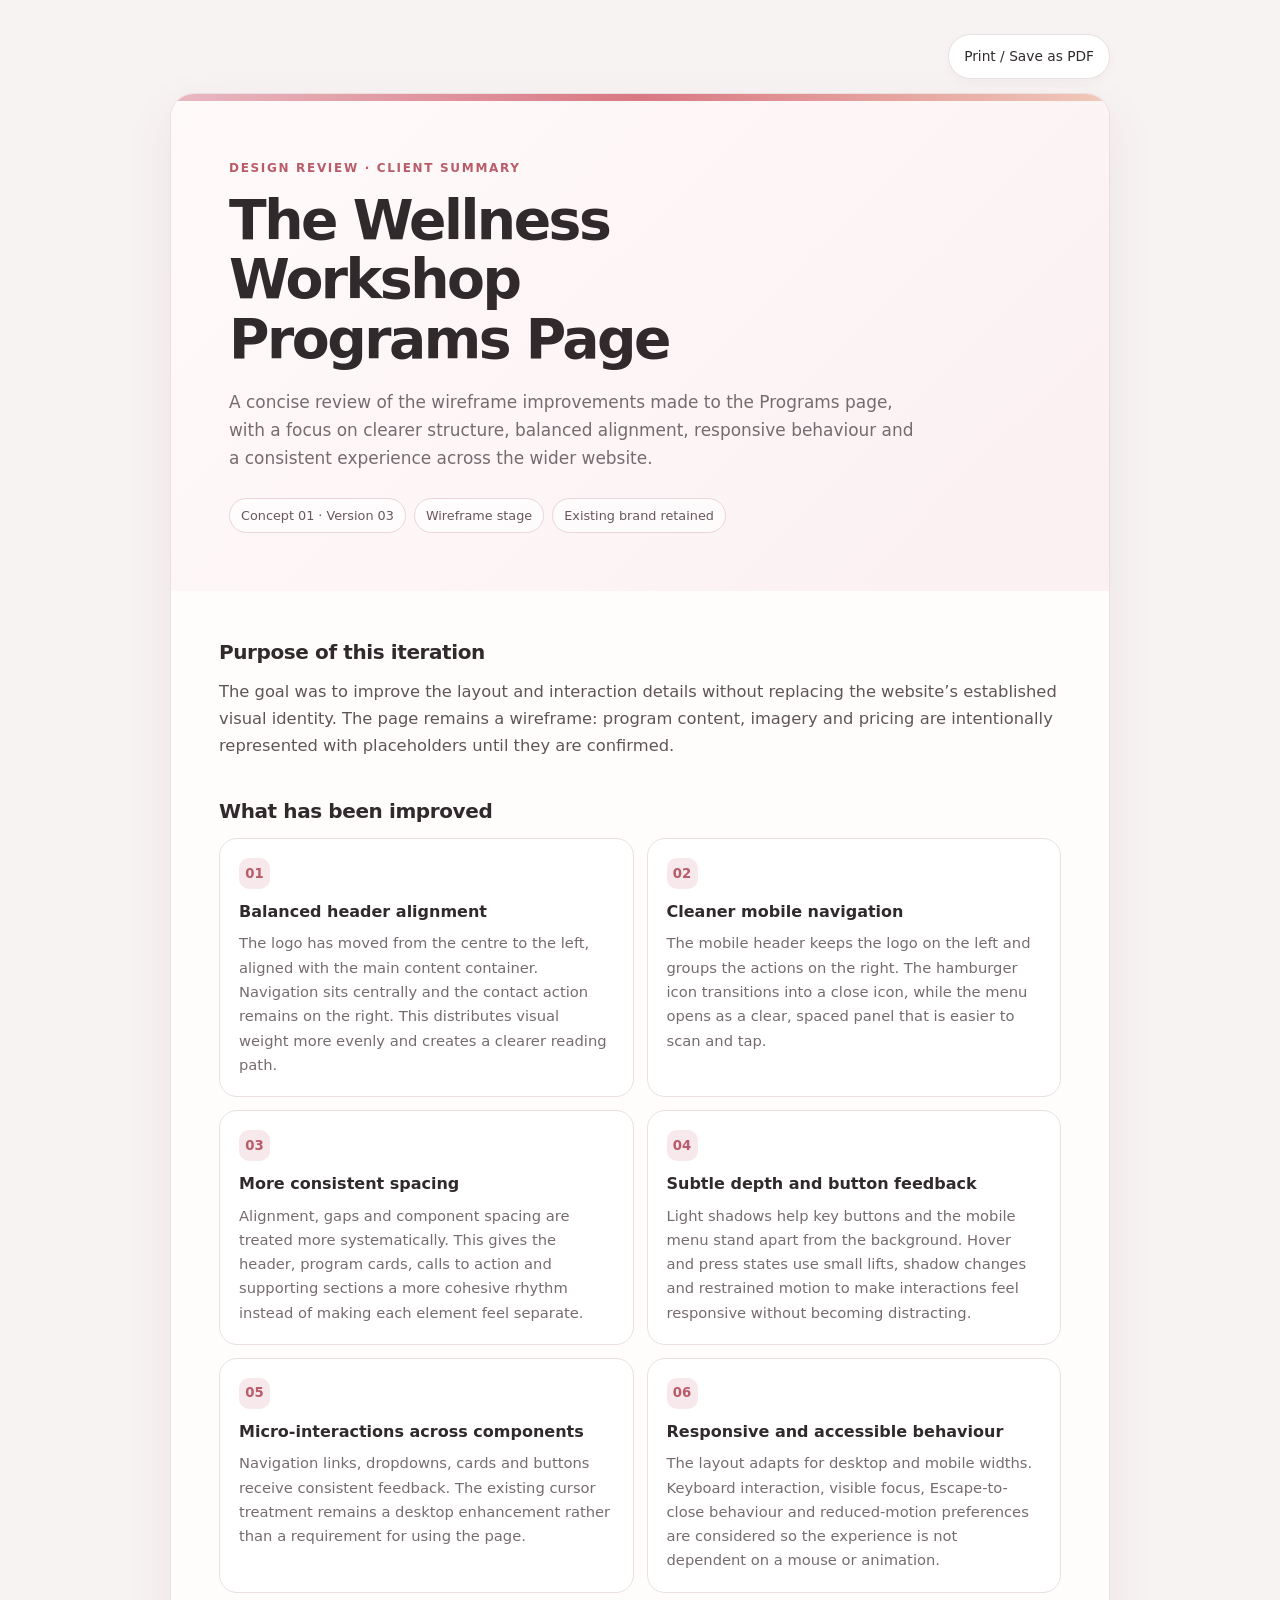
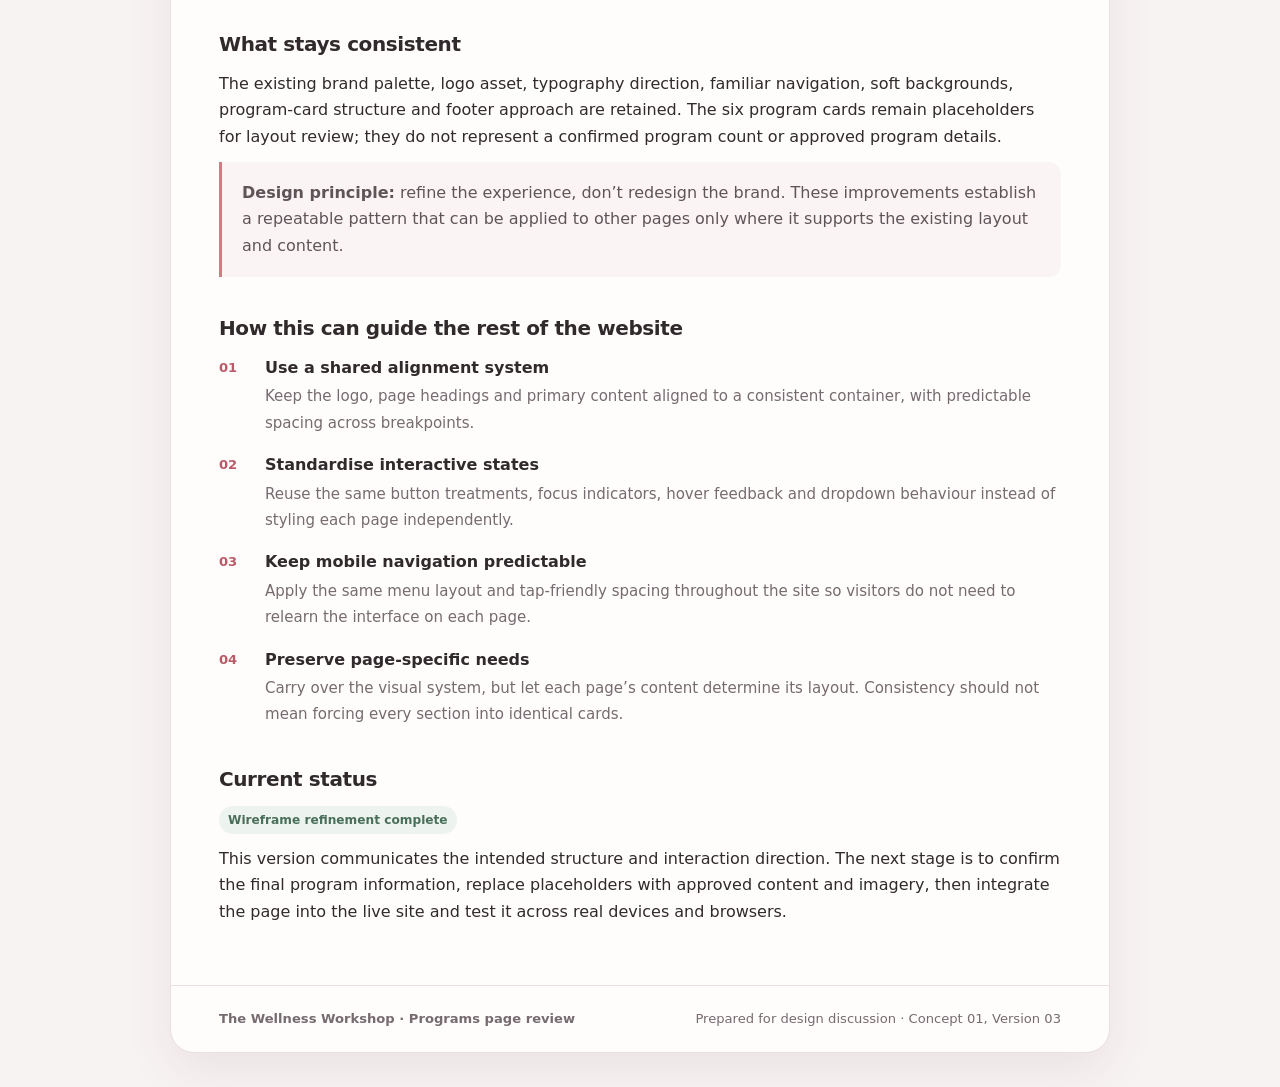
<file: wellness-workshop-programs-review.html>
<!doctype html>
<html lang="en">
<head>
<meta charset="utf-8">
<meta name="viewport" content="width=device-width, initial-scale=1">
<meta name="description" content="A concise design and implementation review for The Wellness Workshop Programs page wireframe.">
<title>The Wellness Workshop — Programs Page Review</title>
<style>
  :root {
    --ink: #302a2c;
    --muted: #766b70;
    --pink: #f7e8ec;
    --coral: #d97883;
    --coral-dark: #b95c69;
    --paper: #fffdfc;
    --line: #eadfe1;
    --soft: #fbf4f5;
    --green: #496e5a;
    --radius: 18px;
    --shadow: 0 8px 24px rgba(74, 43, 52, .07);
  }
  * { box-sizing: border-box; }
  html { scroll-behavior: smooth; }
  body {
    margin: 0; background: #f8f3f3; color: var(--ink);
    font: 16px/1.65 system-ui, -apple-system, BlinkMacSystemFont, "Segoe UI", sans-serif;
  }
  a { color: var(--coral-dark); }
  .page { width: min(100% - 32px, 940px); margin: 34px auto; }
  .report {
    background: var(--paper); border: 1px solid var(--line); border-radius: 24px;
    overflow: hidden; box-shadow: 0 18px 50px rgba(74, 43, 52, .08);
  }
  .topline { height: 7px; background: linear-gradient(90deg, #e8b8c1, var(--coral), #f0c9b9); }
  header { padding: clamp(28px, 6vw, 58px); background: linear-gradient(135deg, #fffafa, #fbf0f2); }
  .eyebrow { margin: 0 0 12px; color: var(--coral-dark); text-transform: uppercase; letter-spacing: .14em; font-size: .75rem; font-weight: 750; }
  h1 { max-width: 680px; margin: 0; font-size: clamp(2rem, 5vw, 3.45rem); line-height: 1.08; letter-spacing: -.045em; font-weight: 700; }
  .intro { max-width: 700px; margin: 20px 0 0; color: var(--muted); font-size: 1.06rem; }
  .meta { display: flex; flex-wrap: wrap; gap: 8px; margin-top: 25px; }
  .meta span { padding: 6px 11px; border: 1px solid #ead5da; background: rgba(255,255,255,.7); border-radius: 999px; font-size: .8rem; color: #68575d; }
  main { padding: clamp(24px, 5vw, 48px); }
  section + section { margin-top: 38px; }
  h2 { font-size: 1.25rem; line-height: 1.3; margin: 0 0 14px; letter-spacing: -.02em; }
  p { margin: 0 0 12px; }
  .lead { font-size: 1.02rem; color: #5f5559; }
  .grid { display: grid; grid-template-columns: repeat(2, minmax(0, 1fr)); gap: 13px; }
  .item { border: 1px solid var(--line); border-radius: var(--radius); padding: 19px; background: #fff; }
  .item .num { display: inline-grid; place-items: center; width: 31px; height: 31px; border-radius: 10px; background: var(--pink); color: var(--coral-dark); font-size: .83rem; font-weight: 750; margin-bottom: 10px; }
  .item h3 { margin: 0 0 6px; font-size: 1rem; }
  .item p { color: var(--muted); font-size: .92rem; margin: 0; }
  .callout { padding: 18px 20px; border-left: 3px solid var(--coral); background: var(--soft); border-radius: 0 12px 12px 0; color: #5f5559; }
  .steps { list-style: none; padding: 0; margin: 0; counter-reset: step; }
  .steps li { counter-increment: step; display: grid; grid-template-columns: 34px 1fr; gap: 12px; margin: 0 0 16px; }
  .steps li::before { content: counter(step, decimal-leading-zero); color: var(--coral-dark); font-weight: 800; font-size: .82rem; padding-top: 2px; }
  .steps strong { display: block; margin-bottom: 2px; }
  .steps span { color: var(--muted); font-size: .94rem; }
  .status { display: inline-block; border-radius: 999px; padding: 4px 9px; background: #edf4ef; color: var(--green); font-size: .76rem; font-weight: 750; }
  footer { padding: 22px clamp(24px, 5vw, 48px); border-top: 1px solid var(--line); display: flex; flex-wrap: wrap; justify-content: space-between; gap: 10px; color: var(--muted); font-size: .82rem; }
  .actions { display: flex; justify-content: flex-end; margin: 0 0 14px; gap: 8px; }
  button { border: 1px solid var(--line); border-radius: 999px; background: #fff; color: var(--ink); padding: 10px 15px; font: inherit; font-size: .86rem; cursor: pointer; box-shadow: 0 3px 10px rgba(74,43,52,.04); transition: transform .18s ease, box-shadow .18s ease; }
  button:hover { transform: translateY(-1px); box-shadow: 0 6px 15px rgba(74,43,52,.09); }
  button:focus-visible { outline: 3px solid #d97883; outline-offset: 3px; }
  @media (max-width: 620px) {
    .page { width: min(100% - 18px, 940px); margin: 9px auto; }
    .report { border-radius: 17px; }
    .grid { grid-template-columns: 1fr; }
    footer { display: block; }
    footer span { display: block; margin-top: 4px; }
  }
  @media (prefers-reduced-motion: reduce) {
    *, *::before, *::after { scroll-behavior: auto !important; transition-duration: .01ms !important; animation-duration: .01ms !important; }
  }
  @media print {
    body { background: #fff; font-size: 11pt; }
    .page { width: 100%; margin: 0; }
    .report { border: 0; box-shadow: none; border-radius: 0; }
    .actions { display: none; }
    header, main, footer { padding-left: 12mm; padding-right: 12mm; }
    section, .item, .callout { break-inside: avoid; }
  }
</style>
</head>
<body>
<div class="page">
  <div class="actions">
    <button type="button" onclick="window.print()">Print / Save as PDF</button>
  </div>
  <article class="report">
    <div class="topline"></div>
    <header>
      <p class="eyebrow">Design review · Client summary</p>
      <h1>The Wellness Workshop<br>Programs Page</h1>
      <p class="intro">A concise review of the wireframe improvements made to the Programs page, with a focus on clearer structure, balanced alignment, responsive behaviour and a consistent experience across the wider website.</p>
      <div class="meta">
        <span>Concept 01 · Version 03</span>
        <span>Wireframe stage</span>
        <span>Existing brand retained</span>
      </div>
    </header>
    <main>
      <section>
        <h2>Purpose of this iteration</h2>
        <p class="lead">The goal was to improve the layout and interaction details without replacing the website’s established visual identity. The page remains a wireframe: program content, imagery and pricing are intentionally represented with placeholders until they are confirmed.</p>
      </section>

      <section>
        <h2>What has been improved</h2>
        <div class="grid">
          <div class="item">
            <span class="num">01</span>
            <h3>Balanced header alignment</h3>
            <p>The logo has moved from the centre to the left, aligned with the main content container. Navigation sits centrally and the contact action remains on the right. This distributes visual weight more evenly and creates a clearer reading path.</p>
          </div>
          <div class="item">
            <span class="num">02</span>
            <h3>Cleaner mobile navigation</h3>
            <p>The mobile header keeps the logo on the left and groups the actions on the right. The hamburger icon transitions into a close icon, while the menu opens as a clear, spaced panel that is easier to scan and tap.</p>
          </div>
          <div class="item">
            <span class="num">03</span>
            <h3>More consistent spacing</h3>
            <p>Alignment, gaps and component spacing are treated more systematically. This gives the header, program cards, calls to action and supporting sections a more cohesive rhythm instead of making each element feel separate.</p>
          </div>
          <div class="item">
            <span class="num">04</span>
            <h3>Subtle depth and button feedback</h3>
            <p>Light shadows help key buttons and the mobile menu stand apart from the background. Hover and press states use small lifts, shadow changes and restrained motion to make interactions feel responsive without becoming distracting.</p>
          </div>
          <div class="item">
            <span class="num">05</span>
            <h3>Micro-interactions across components</h3>
            <p>Navigation links, dropdowns, cards and buttons receive consistent feedback. The existing cursor treatment remains a desktop enhancement rather than a requirement for using the page.</p>
          </div>
          <div class="item">
            <span class="num">06</span>
            <h3>Responsive and accessible behaviour</h3>
            <p>The layout adapts for desktop and mobile widths. Keyboard interaction, visible focus, Escape-to-close behaviour and reduced-motion preferences are considered so the experience is not dependent on a mouse or animation.</p>
          </div>
        </div>
      </section>

      <section>
        <h2>What stays consistent</h2>
        <p>The existing brand palette, logo asset, typography direction, familiar navigation, soft backgrounds, program-card structure and footer approach are retained. The six program cards remain placeholders for layout review; they do not represent a confirmed program count or approved program details.</p>
        <div class="callout"><strong>Design principle:</strong> refine the experience, don’t redesign the brand. These improvements establish a repeatable pattern that can be applied to other pages only where it supports the existing layout and content.</div>
      </section>

      <section>
        <h2>How this can guide the rest of the website</h2>
        <ol class="steps">
          <li><div><strong>Use a shared alignment system</strong><span>Keep the logo, page headings and primary content aligned to a consistent container, with predictable spacing across breakpoints.</span></div></li>
          <li><div><strong>Standardise interactive states</strong><span>Reuse the same button treatments, focus indicators, hover feedback and dropdown behaviour instead of styling each page independently.</span></div></li>
          <li><div><strong>Keep mobile navigation predictable</strong><span>Apply the same menu layout and tap-friendly spacing throughout the site so visitors do not need to relearn the interface on each page.</span></div></li>
          <li><div><strong>Preserve page-specific needs</strong><span>Carry over the visual system, but let each page’s content determine its layout. Consistency should not mean forcing every section into identical cards.</span></div></li>
        </ol>
      </section>

      <section>
        <h2>Current status</h2>
        <p><span class="status">Wireframe refinement complete</span></p>
        <p style="margin-top:10px">This version communicates the intended structure and interaction direction. The next stage is to confirm the final program information, replace placeholders with approved content and imagery, then integrate the page into the live site and test it across real devices and browsers.</p>
      </section>
    </main>
    <footer>
      <strong>The Wellness Workshop · Programs page review</strong>
      <span>Prepared for design discussion · Concept 01, Version 03</span>
    </footer>
  </article>
</div>
</body>
</html>
</file>
